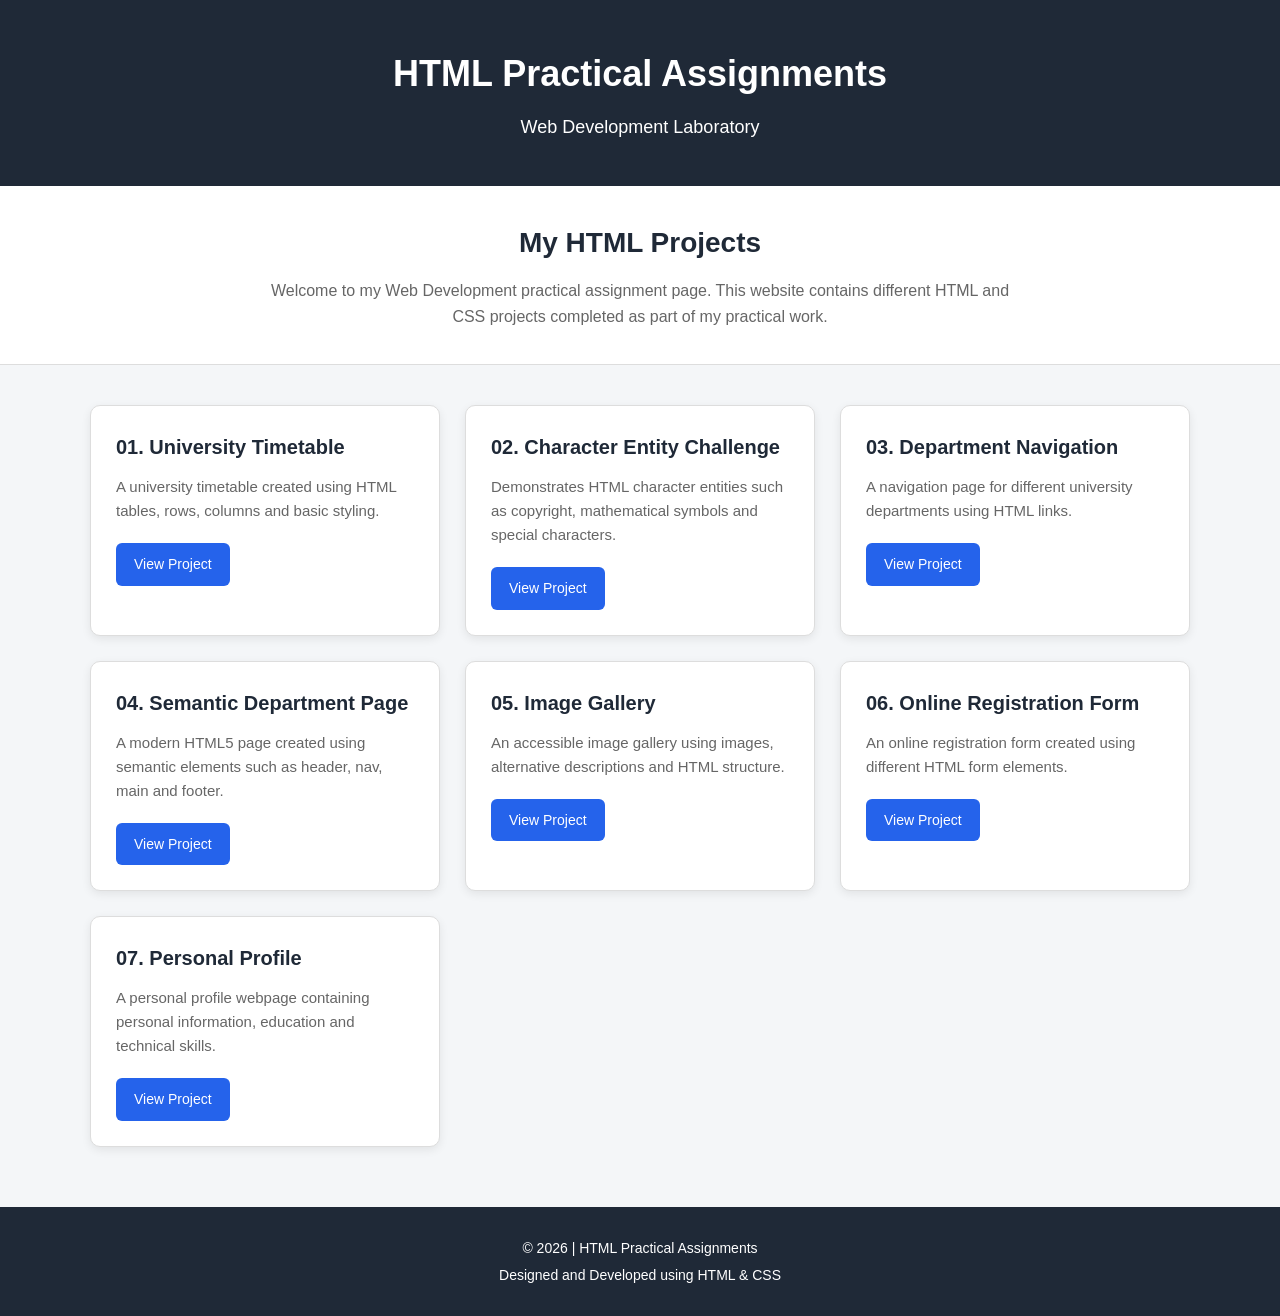
<file: index.html>
<!DOCTYPE html>
<html lang="en">

<head>
    <meta charset="UTF-8">
    <meta name="viewport" content="width=device-width, initial-scale=1.0">

    <title>HTML Practical Assignments MR FARZAN</title>

    <link rel="stylesheet" href="style.css">
</head>

<body>

    <!-- Header Section -->
    <header>
        <div class="container">
            <h1>HTML Practical Assignments</h1>
            <p>Web Development Laboratory</p>
        </div>
    </header>


    <!-- Introduction Section -->
    <section class="intro">
        <div class="container">
            <h2>My HTML Projects</h2>

            <p>
                Welcome to my Web Development practical assignment page.
                This website contains different HTML and CSS projects
                completed as part of my practical work.
            </p>
        </div>
    </section>


    <!-- Projects Section -->
    <main class="container">

        <div class="project-grid">

            <!-- Project 1 -->
            <div class="project-card">
                <h3>01. University Timetable</h3>

                <p>
                    A university timetable created using HTML tables,
                    rows, columns and basic styling.
                </p>

                <a href="Build_a_University_Timetable/">
                    View Project
                </a>
            </div>


            <!-- Project 2 -->
            <div class="project-card">
                <h3>02. Character Entity Challenge</h3>

                <p>
                    Demonstrates HTML character entities such as
                    copyright, mathematical symbols and special characters.
                </p>

                <a href="Character%20Entity%20Challenge/">
                    View Project
                </a>
            </div>


            <!-- Project 3 -->
            <div class="project-card">
                <h3>03. Department Navigation</h3>

                <p>
                    A navigation page for different university
                    departments using HTML links.
                </p>

                <a href="Department_Navigation_Page/">
                    View Project
                </a>
            </div>


            <!-- Project 4 -->
            <div class="project-card">
                <h3>04. Semantic Department Page</h3>

                <p>
                    A modern HTML5 page created using semantic
                    elements such as header, nav, main and footer.
                </p>

                <a href="HTML5%20Semantic%20Department%20Page/">
                    View Project
                </a>
            </div>


            <!-- Project 5 -->
            <div class="project-card">
                <h3>05. Image Gallery</h3>

                <p>
                    An accessible image gallery using images,
                    alternative descriptions and HTML structure.
                </p>

                <a href="Image_Gallerywith_Accessible_Descriptions/">
                    View Project
                </a>
            </div>


            <!-- Project 6 -->
            <div class="project-card">
                <h3>06. Online Registration Form</h3>

                <p>
                    An online registration form created using
                    different HTML form elements.
                </p>

                <a href="Online_Registration_Form/">
                    View Project
                </a>
            </div>


            <!-- Project 7 -->
            <div class="project-card">
                <h3>07. Personal Profile</h3>

                <p>
                    A personal profile webpage containing personal
                    information, education and technical skills.
                </p>

                <a href="Personal_Profile/">
                    View Project
                </a>
            </div>

        </div>

    </main>


    <!-- Footer -->
    <footer>
        <div class="container">

            <p>
                &copy; 2026 | HTML Practical Assignments
            </p>

            <p>
                Designed and Developed using HTML & CSS
            </p>

        </div>
    </footer>

</body>

</html>
</file>
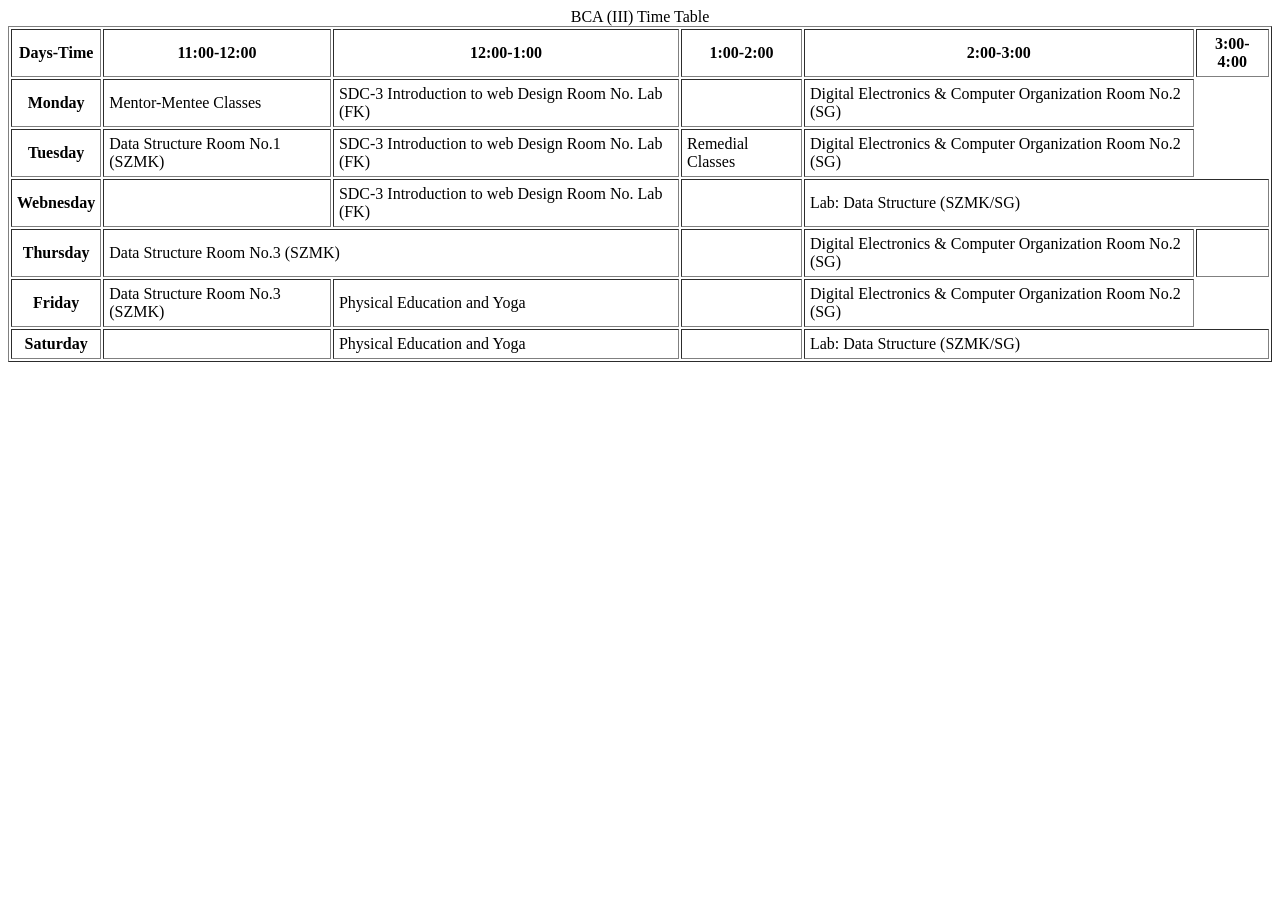
<file: Build_a_University_Timetable/index.html>
<!DOCTYPE html>
<html lang="en">
<head>
  <meta charset="UTF-8">
  <meta name="viewport" content="width=device-width, initial-scale=1.0">
  <meta http-equiv="X-UA-Compatible" content="ie=edge">
  <title>Time Table</title>
</head>
<body>
  <table border=1 cellpadding="5">
    <caption>BCA (III) Time Table</caption>
    <thead>
      <tr>
        <th>Days-Time</th>
        <th>11:00-12:00</th>
        <th>12:00-1:00</th>
        <th>1:00-2:00</th>
        <th>2:00-3:00</th>
        <th>3:00-4:00</th>
      </tr>
    </thead>
    <tbody>
      <tr>
        <th>Monday</th>
        <td>Mentor-Mentee Classes</td>
        <td>SDC-3 Introduction to web Design Room No. Lab (FK)</td>
        <td></td>
        <td>Digital Electronics & Computer Organization Room No.2 (SG)</td>
      </tr>
      <tr>
        <th>Tuesday</th>
        <td>Data Structure Room No.1 (SZMK)</td>
        <td>SDC-3 Introduction to web Design Room No. Lab (FK)</td>
        <td>Remedial Classes</td>
        <td>Digital Electronics & Computer Organization Room No.2 (SG)</td>
      </tr>
      <tr>
        <th>Webnesday</th>
        <td></td>
        <td>SDC-3 Introduction to web Design Room No. Lab (FK)</td>
        <td></td>
        <td colspan="2">Lab: Data Structure (SZMK/SG)</td>
      </tr>
      <tr>
        <th>Thursday</th>
        <td colspan="2">Data Structure Room No.3 (SZMK)</td>
        <td></td>
        <td>Digital Electronics & Computer Organization Room No.2 (SG)</td>
        <td></td>
      </tr>
      <tr>
        <th>Friday</th>
        <td>Data Structure Room No.3 (SZMK)</td>
        <td>Physical Education and Yoga</td>
        <td></td>
        <td>Digital Electronics & Computer Organization Room No.2 (SG)</td>
      </tr>
      <tr>
        <th>Saturday</th>
        <td></td>
        <td>Physical Education and Yoga</td>
        <td></td>
        <td colspan="2">Lab: Data Structure (SZMK/SG)</td>
      </tr>
    </tbody>
  </table>
</body>
</html>
</file>
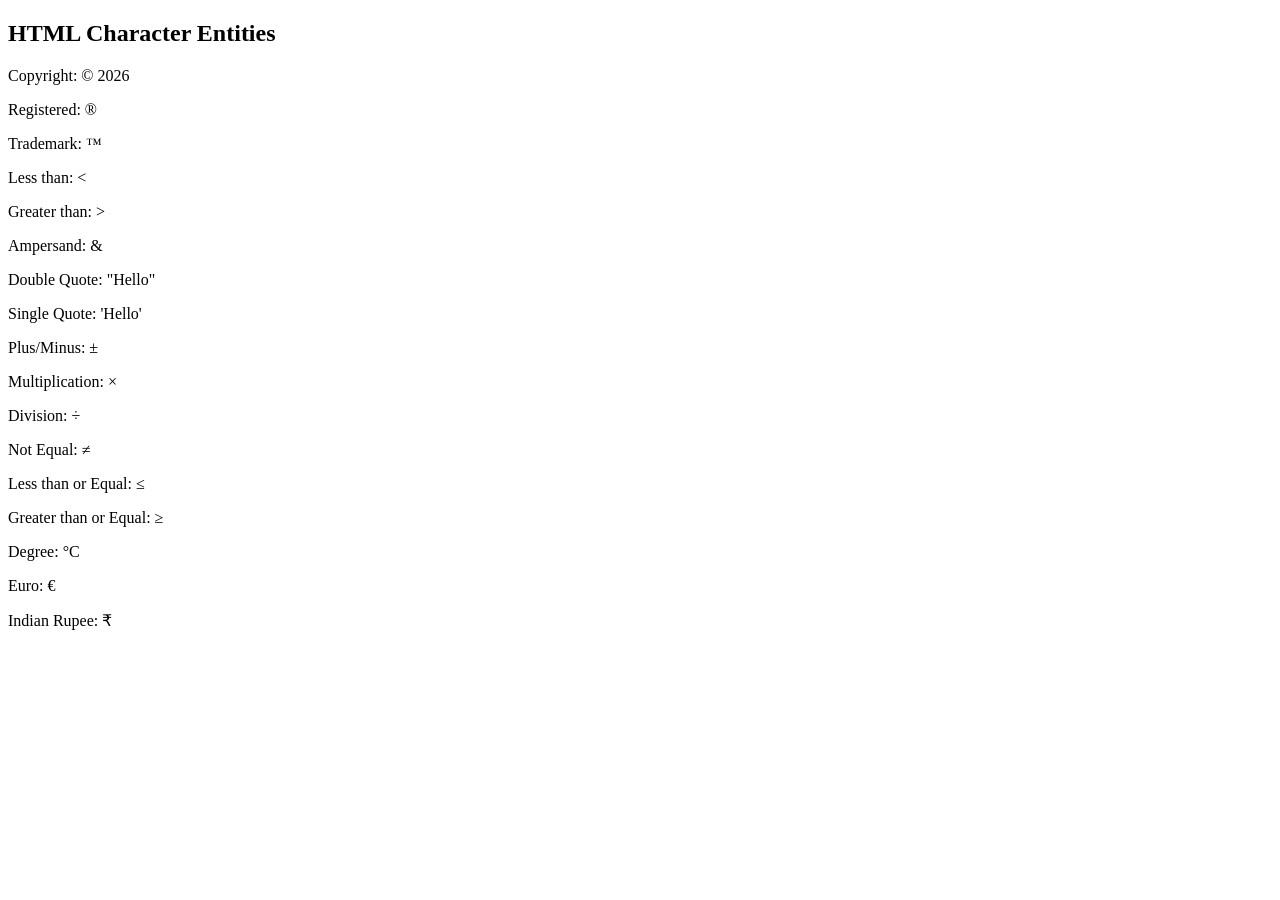
<file: Character Entity Challenge/index.html>
<!DOCTYPE html>
<html>

<head>
    <title>Character Entities</title>
</head>

<body>
    <h2>HTML Character Entities</h2>
    <p>Copyright: &copy; 2026</p>
    <p>Registered: &reg;</p>
    <p>Trademark: &trade;</p>
    <p>Less than: &lt;</p>
    <p>Greater than: &gt;</p>
    <p>Ampersand: &amp;</p>
    <p>Double Quote: &quot;Hello&quot;</p>
    <p>Single Quote: &apos;Hello&apos;</p>
    <p>Plus/Minus: &plusmn;</p>
    <p>Multiplication: &times;</p>
    <p>Division: &divide;</p>
    <p>Not Equal: &ne;</p>
    <p>Less than or Equal: &le;</p>
    <p>Greater than or Equal: &ge;</p>
    <p>Degree: &deg;C</p>
    <p>Euro: &euro;</p>
    <p>Indian Rupee: &#8377;</p>
</body>

</html>
</file>
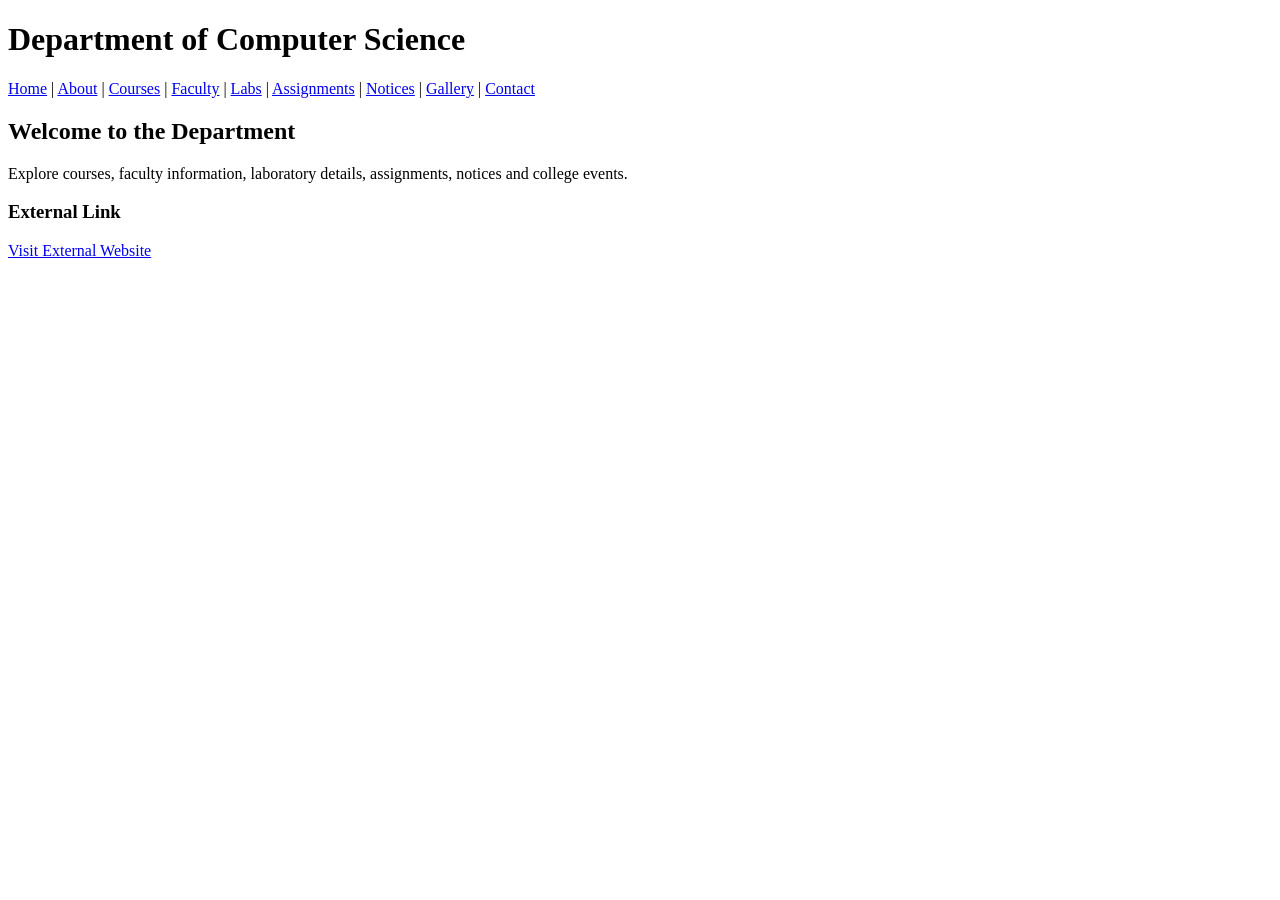
<file: Department_Navigation_Page/index.html>
<!DOCTYPE html>
<html>

<head>
    <title>Department Navigation</title>
</head>

<body>
    <header>
        <h1>Department of Computer Science</h1>
        <nav> <a href="index.html">Home</a> | <a href="about.html">About</a> | <a href="courses.html">Courses</a> | <a
                href="faculty.html">Faculty</a> | <a href="labs.html">Labs</a> | <a
                href="assignments.html">Assignments</a> | <a href="notices.html">Notices</a> | <a
                href="gallery.html">Gallery</a> | <a href="contact.html">Contact</a> </nav>
    </header>
    <main>
        <h2>Welcome to the Department</h2>
        <p> Explore courses, faculty information, laboratory details, assignments, notices and college events. </p>
        <h3>External Link</h3> <a href="https://www.example.com" target="_blank"> Visit External Website </a>
    </main>
</body>

</html>
</file>
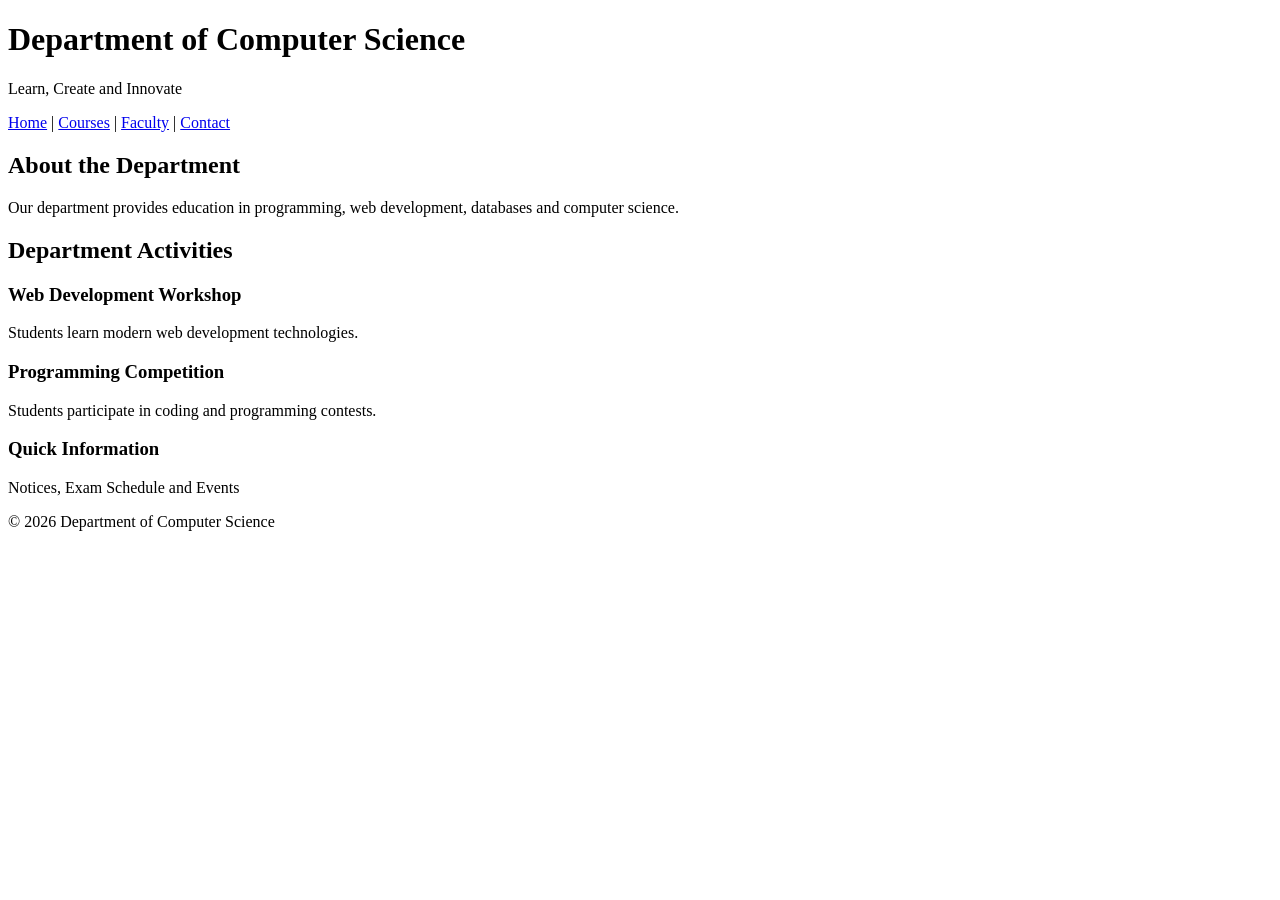
<file: HTML5 Semantic Department Page/index.html>
<!DOCTYPE html>
<html>

<head>
    <title>Computer Science Department</title>
</head>

<body>
    <header>
        <h1>Department of Computer Science</h1>
        <p>Learn, Create and Innovate</p>
    </header>
    <nav> <a href="#">Home</a> | <a href="#">Courses</a> | <a href="#">Faculty</a> | <a href="#">Contact</a> </nav>
    <main>
        <section>
            <h2>About the Department</h2>
            <p> Our department provides education in programming, web development, databases and computer science. </p>
        </section>
        <section>
            <h2>Department Activities</h2>
            <article>
                <h3>Web Development Workshop</h3>
                <p>Students learn modern web development technologies.</p>
            </article>
            <article>
                <h3>Programming Competition</h3>
                <p>Students participate in coding and programming contests.</p>
            </article>
        </section>
        <aside>
            <h3>Quick Information</h3>
            <p>Notices, Exam Schedule and Events</p>
        </aside>
    </main>
    <footer>
        <p>&copy; 2026 Department of Computer Science</p>
    </footer>
</body>

</html>
</file>
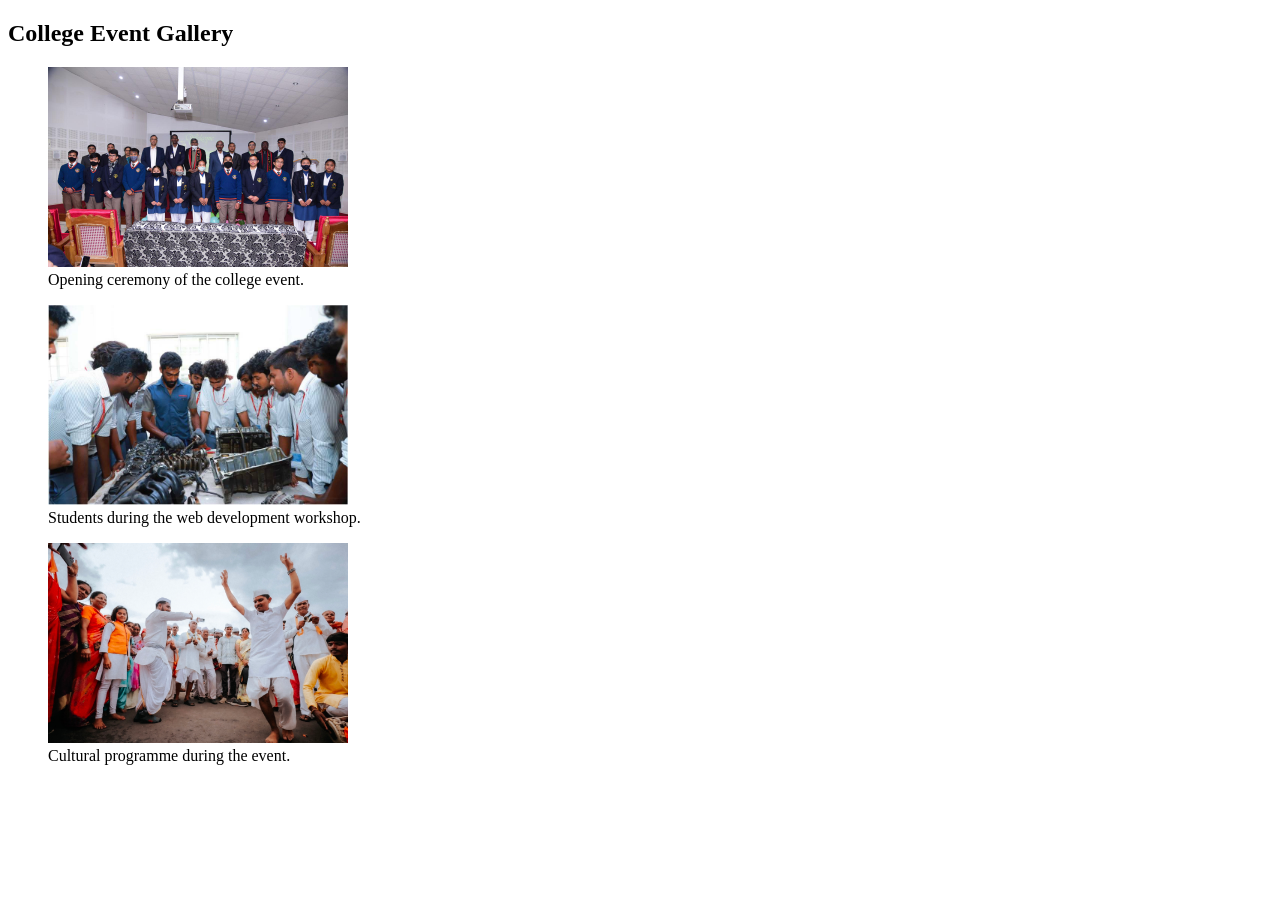
<file: Image_Gallerywith_Accessible_Descriptions/index.html>
<!DOCTYPE html>
<html lang="en">
<head>
  <meta charset="UTF-8">
  <meta name="viewport" content="width=device-width, initial-scale=1.0">
  <meta http-equiv="X-UA-Compatible" content="ie=edge">
  <title>Gallery</title>
</head>
<body>
  <section>
    <h2>College Event Gallery</h2>
    <figure>
      <img src="inauguration.jpg"
      alt="Students attending the college event inauguration"
      width="300">
      <figcaption>Opening ceremony of the college event.</figcaption>
    </figure>
    <figure>
      <img src="workshop.jpg"
      alt="Students participating in a web development workshop"
      width="300">
      <figcaption>Students during the web development workshop.</figcaption>
    </figure>
    <figure>
      <img src="cultural.jpg"
      alt="Students presenting a cultural performance"
      width="300">
      <figcaption>Cultural programme during the event.</figcaption>
    </figure>
  </section>
</body>
</html>
</file>
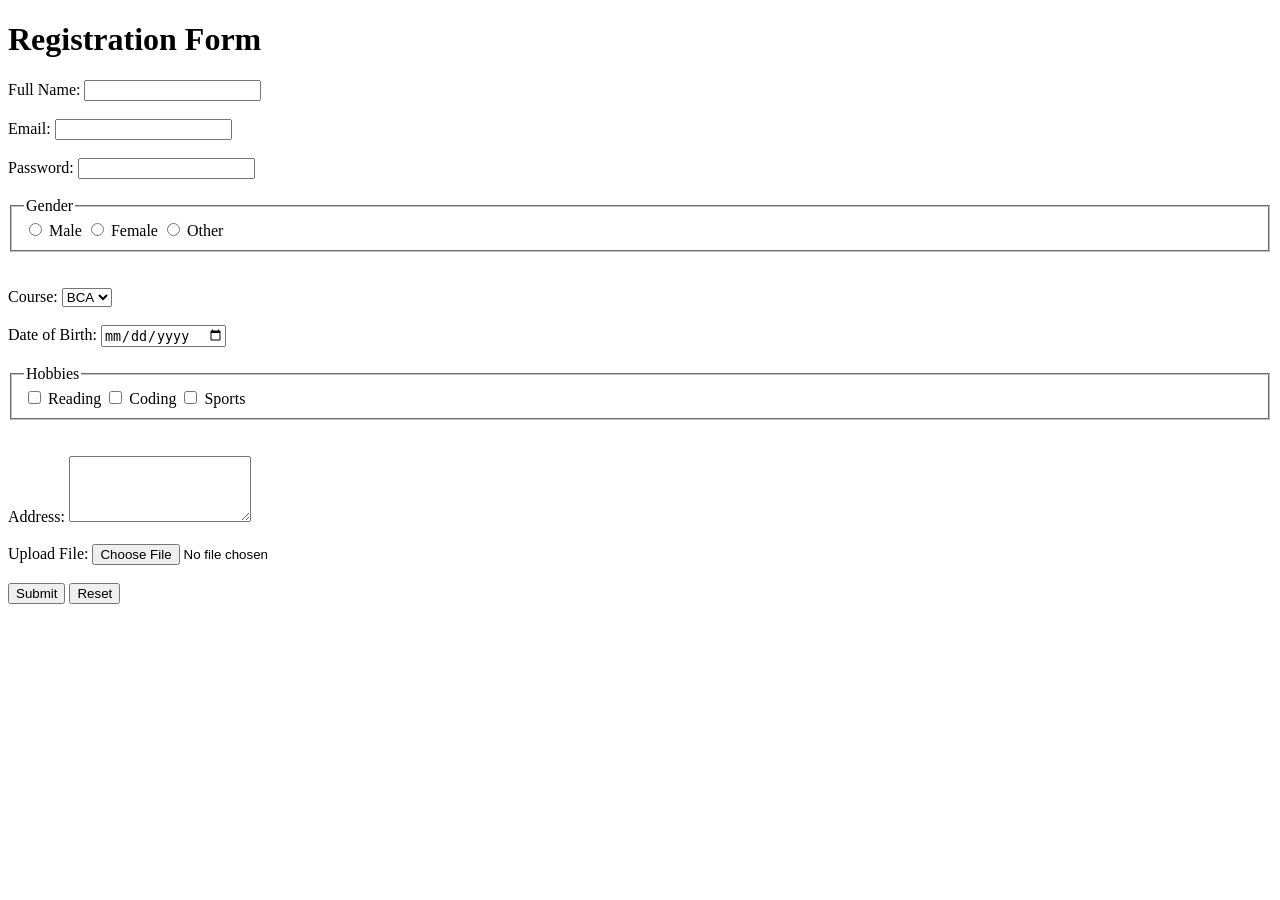
<file: Online_Registration_Form/index.html>
<!DOCTYPE html>
<html lang="en">
<head>
  <meta charset="UTF-8">
  <meta name="viewport" content="width=device-width, initial-scale=1.0">
  <meta http-equiv="X-UA-Compatible" content="ie=edge">
  <title>Regitration Form</title>
</head>
<body>
  <h1>Registration Form</h1>
  <form action="/register" method="post" enctype="multipart/form-data">
    <label for="name">Full Name:</label>
    <input type="text" id="name" name="name" required>
    <br><br>
    <label for="email">Email:</label>
    <input type="email" id="email" name="email" required>
    <br><br>
    <label for="password">Password:</label>
    <input type="password" id="password" name="password" required>
    <br><br>
    <fieldset>
      <legend>Gender</legend>
      <label><input type="radio" name="gender" value="male"> Male</label>
      <label><input type="radio" name="gender" value="female"> Female</label>
      <label><input type="radio" name="gender" value="other"> Other</label>
    </fieldset>
    <br><br>
    <label for="course">Course:</label>
    <select id="course" name="course">
      <option>BCA</option><option>BBA</option><option>BA</option>
    </select>
    <br><br>
    <label for="dob">Date of Birth:</label>
    <input type="date" id="dob" name="dob">
    <br><br>
    <fieldset>
      <legend>Hobbies</legend>
      <label><input type="checkbox" name="hobby" value="reading"> Reading</label>
      <label><input type="checkbox" name="hobby" value="coding"> Coding</label>
      <label><input type="checkbox" name="hobby" value="sports"> Sports</label>
    </fieldset>
    <br><br>
    <label for="address">Address:</label>
    <textarea id="address" name="address" rows="4"></textarea>
    <br><br>
    <label for="photo">Upload File:</label>
    <input type="file" id="photo" name="photo">
    <br><br>
    <button type="submit">Submit</button>
    <button type="reset">Reset</button>
  </form>
</body>
</html>
</file>
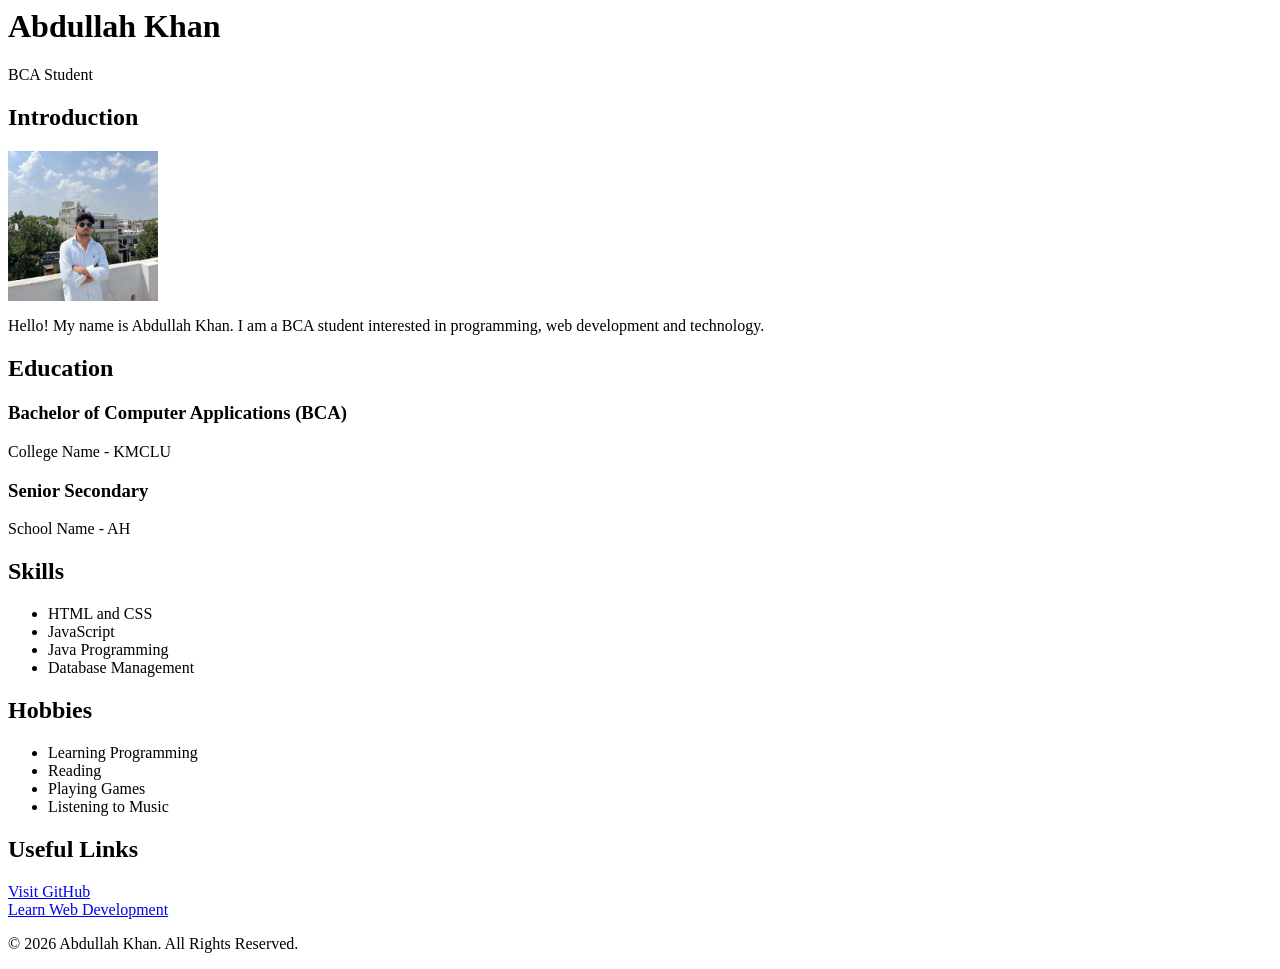
<file: Personal_Profile/index.html>
<html lang="en">

<head>
    <meta charset="UTF-8">
    <title>Student Profile</title>
</head>

<body>
    <header>
        <h1>Abdullah Khan</h1>
        <p>BCA Student</p>
    </header>
    <main>
        <section>
            <h2>Introduction</h2> <img src="student.jpg" alt="Student profile photograph" width="150">
            <p> Hello! My name is Abdullah Khan. I am a BCA student interested in programming, web development and
                technology. </p>
        </section>
        <section>
            <h2>Education</h2>
            <h3>Bachelor of Computer Applications (BCA)</h3>
            <p>College Name - KMCLU</p>
            <h3>Senior Secondary</h3>
            <p>School Name - AH</p>
        </section>
        <section>
            <h2>Skills</h2>
            <ul>
                <li>HTML and CSS</li>
                <li>JavaScript</li>
                <li>Java Programming</li>
                <li>Database Management</li>
            </ul>
        </section>
        <section>
            <h2>Hobbies</h2>
            <ul>
                <li>Learning Programming</li>
                <li>Reading</li>
                <li>Playing Games</li>
                <li>Listening to Music</li>
            </ul>
        </section>
        <section>
            <h2>Useful Links</h2> <a href="https://github.com/abdullahkhanabdullahkhan28575-alt" target="_blank"> Visit GitHub </a> <br> <a
                href="https://developer.mozilla.org/" target="_blank"> Learn Web Development </a>
        </section>
    </main>
    <footer>
        <p>&copy; 2026 Abdullah Khan. All Rights Reserved.</p>
    </footer>
</body>

</html>
</file>
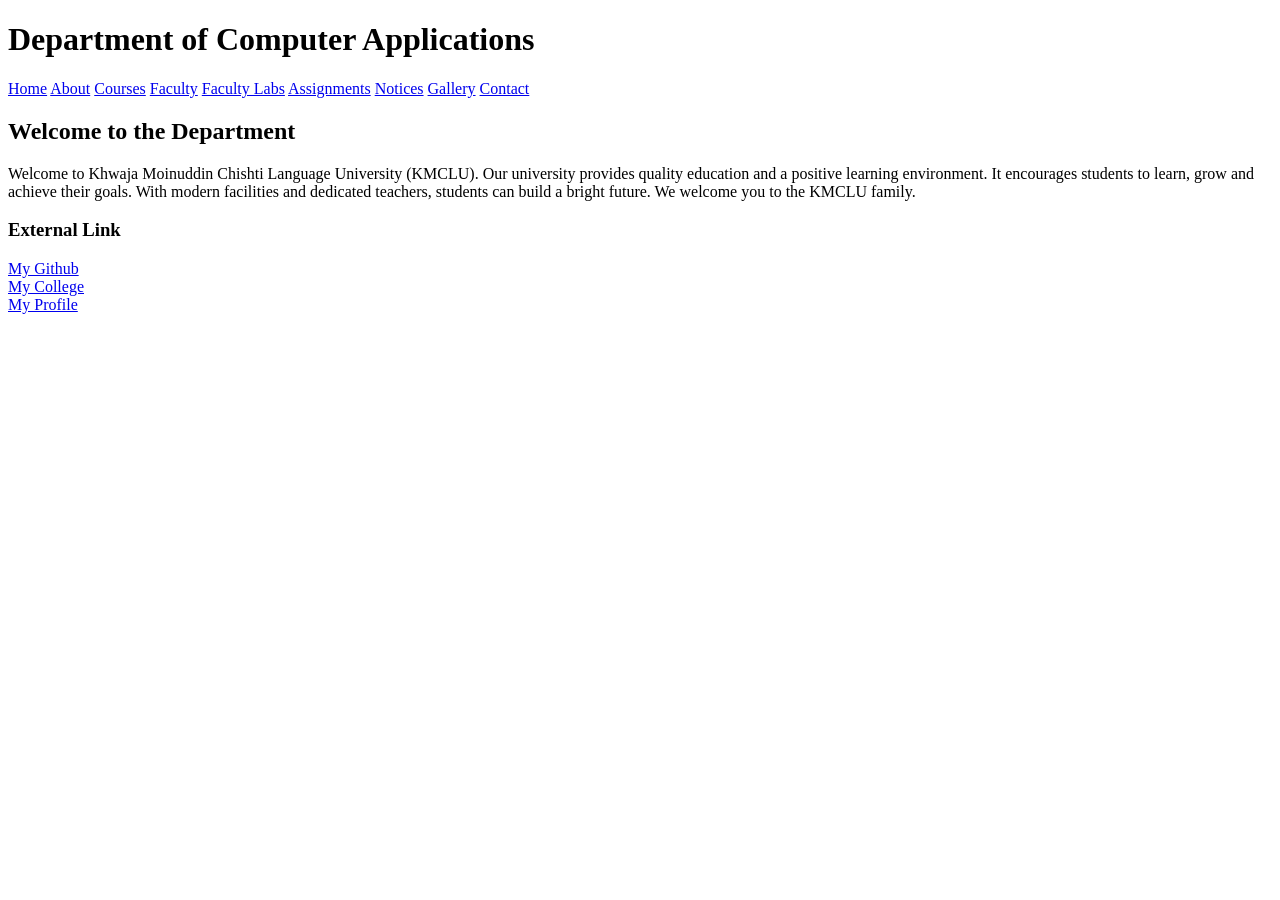
<file: Department_Navigation_Page.html>
<!doctype html>
<html lang="en">
<head>
  <meta charset="utf-8">
  <title>Computer Applications Department</title>
</head>
<body>
  <header>
    <h1>Department of Computer Applications</h1>
    <nav aria-label="Main navigation">
      <a href="https://kmclu.ac.in/pages/computer-science-and-engineering">Home</a>
      <a href="https://kmclu.ac.in/pages/department-of-computer-science-and-information-technology">About</a>
      <a href="https://kmclu.ac.in/pages/computer-science-and-engineering">Courses</a>
      <a href="https://kmclu.ac.in/pages/faculty-members">Faculty</a>
      <a href="https://kmclu.ac.in/pages/computer-science-and-information-technology-faculty-of-science">Faculty Labs</a>
      <a href="https://kmclu.ac.in/pages/publications">Assignments</a>
      <a href="https://kmclu.ac.in/pages/news-notices">Notices</a>
      <a href="Gallery.html">Gallery</a>
      <a href="https://kmclu.ac.in/pages/contact-directory">Contact</a>
    </nav>
  </header>
  <main>
    <h2>Welcome to the Department</h2>
    <p>
      Welcome to Khwaja Moinuddin Chishti Language University (KMCLU).
      Our university provides quality education and a positive learning environment.
      It encourages students to learn, grow and achieve their goals.
      With modern facilities and dedicated teachers, students can build a bright future.
      We welcome you to the KMCLU family.
    </p>
    <h3>External Link</h3>
    <a href="https://github.com/abdullahkhanabdullahkhan28575-alt" target="_blank">My Github</a>
    <br>
    <a href="https://kmclu.ac.in/" target="_blank">My College</a>
    <br>
    <a href="Personal_profile/index.html" target="_blank">My Profile</a>
  </main>
</body>
</html>
</file>
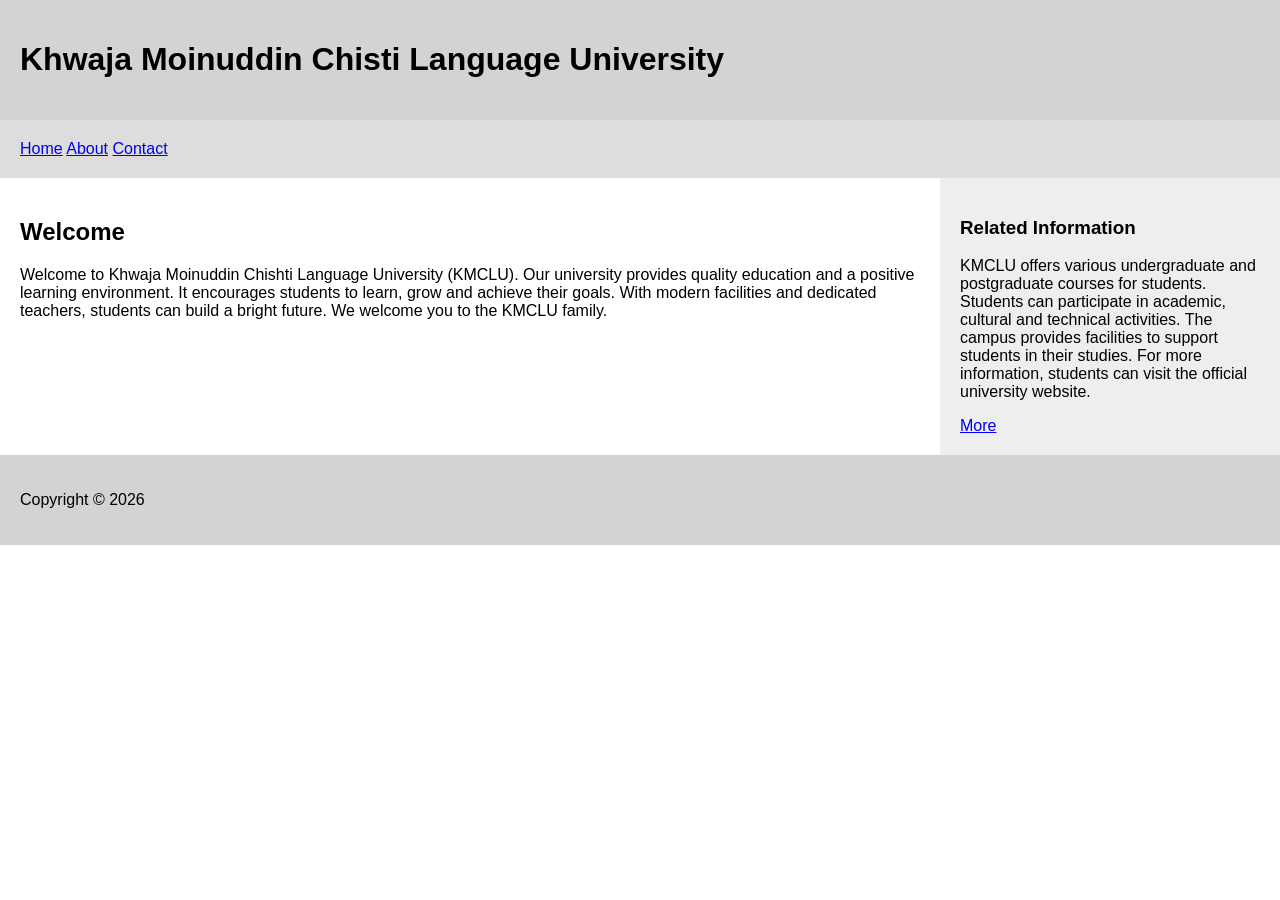
<file: Modern_design_webpage.html>
<!DOCTYPE html>
<html lang="en">
<head>
  <meta charset="UTF-8">
  <meta name="viewport" content="width=device-width, initial-scale=1.0">
  <meta http-equiv="X-UA-Compatible" content="ie=edge">
  <title>Modern Webpage</title>
  <style>
    body {
      margin: 0;
      font-family: Arial, sans-serif;
    }
    header, nav, main, aside, footer {
      padding: 20px;
    }
    header {
      background: lightgray;
    }
    nav {
      background: #ddd;
    }
    .layout {
      display: flex;
    }
    main {
      flex: 3;
    }
    aside {
      flex: 1;
      background: #eee;
    }
    footer {
      background: lightgray;
    }
  </style>
</head>
<body>
  <header>
    <h1>Khwaja Moinuddin Chisti Language University</h1>
  </header>
  <nav>
    <a href="https://kmclu.ac.in/">Home</a>
    <a href="https://kmclu.ac.in/pages/about-us">About</a>
    <a href="https://kmclu.ac.in/pages/contact-directory">Contact</a>
  </nav>
  <div class="layout">
    <main>
      <section>
        <h2>Welcome</h2>
        <p>
          Welcome to Khwaja Moinuddin Chishti Language University (KMCLU).
          Our university provides quality education and a positive learning environment.
          It encourages students to learn, grow and achieve their goals.
          With modern facilities and dedicated teachers, students can build a bright future.
          We welcome you to the KMCLU family.
        </p>
      </section>
    </main>
    <aside>
      <h3>Related Information</h3>
      <p>
        KMCLU offers various undergraduate and postgraduate courses for students.
        Students can participate in academic, cultural and technical activities.
        The campus provides facilities to support students in their studies.
        For more information, students can visit the official university website.
      </p>
      <a href="https://kmclu.ac.in/pages/information">More</a>
    </aside>
  </div>
  <footer>
    <p>
      Copyright © 2026
    </p>
  </footer>
</body>
</html>
</file>
<file: style.css>
/* ------------------------------
   General Styling
--------------------------------*/

* {
    margin: 0;
    padding: 0;
    box-sizing: border-box;
}

body {
    font-family: Arial, Helvetica, sans-serif;
    background-color: #f4f6f8;
    color: #333;
    line-height: 1.6;
}

.container {
    width: 90%;
    max-width: 1100px;
    margin: auto;
}


/* ------------------------------
   Header
--------------------------------*/

header {
    background-color: #1f2937;
    color: white;
    text-align: center;
    padding: 45px 20px;
}

header h1 {
    font-size: 36px;
    margin-bottom: 10px;
}

header p {
    font-size: 18px;
}


/* ------------------------------
   Introduction
--------------------------------*/

.intro {
    background-color: white;
    text-align: center;
    padding: 35px 20px;
    border-bottom: 1px solid #ddd;
}

.intro h2 {
    font-size: 28px;
    margin-bottom: 12px;
    color: #1f2937;
}

.intro p {
    max-width: 750px;
    margin: auto;
    color: #666;
}


/* ------------------------------
   Project Grid
--------------------------------*/

.project-grid {
    display: grid;

    grid-template-columns:
        repeat(auto-fit, minmax(280px, 1fr));

    gap: 25px;

    padding: 40px 0;
}


/* ------------------------------
   Project Card
--------------------------------*/

.project-card {
    background-color: white;

    padding: 25px;

    border-radius: 10px;

    border: 1px solid #ddd;

    box-shadow: 0 3px 10px rgba(0, 0, 0, 0.08);

    transition: 0.3s;
}

.project-card:hover {
    transform: translateY(-5px);

    box-shadow:
        0 8px 20px rgba(0, 0, 0, 0.15);
}

.project-card h3 {
    color: #1f2937;

    font-size: 20px;

    margin-bottom: 12px;
}

.project-card p {
    color: #666;

    font-size: 15px;

    margin-bottom: 20px;
}


/* ------------------------------
   Button
--------------------------------*/

.project-card a {
    display: inline-block;

    background-color: #2563eb;

    color: white;

    text-decoration: none;

    padding: 10px 18px;

    border-radius: 6px;

    font-size: 14px;

    transition: 0.3s;
}

.project-card a:hover {
    background-color: #1d4ed8;
}


/* ------------------------------
   Footer
--------------------------------*/

footer {
    background-color: #1f2937;

    color: white;

    text-align: center;

    padding: 25px 10px;

    margin-top: 20px;
}

footer p {
    margin: 5px 0;

    font-size: 14px;
}


/* ------------------------------
   Mobile Responsive Design
--------------------------------*/

@media (max-width: 600px) {

    header h1 {
        font-size: 28px;
    }

    header p {
        font-size: 16px;
    }

    .intro h2 {
        font-size: 24px;
    }

    .project-grid {
        grid-template-columns: 1fr;
    }
}
</file>
